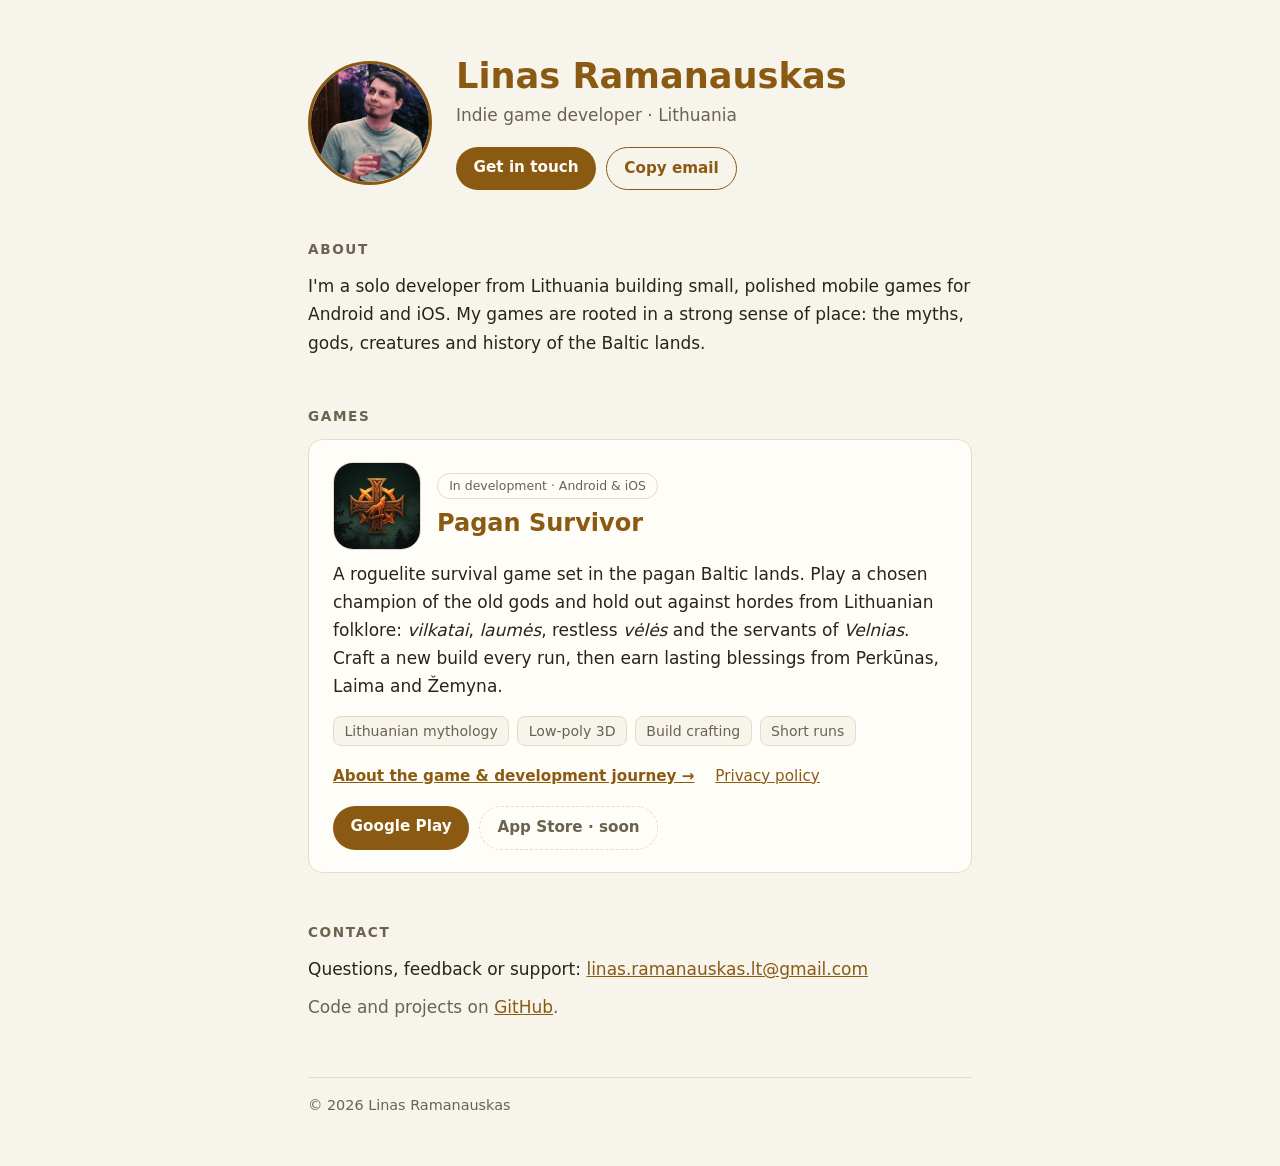
<file: index.html>
<!doctype html>
<html lang="en">
<head>
<meta charset="utf-8">
<meta name="viewport" content="width=device-width, initial-scale=1">
<title>Linas Ramanauskas – Indie Game Developer</title>
<meta name="description" content="Solo indie game developer from Lithuania making mobile games rooted in Baltic folklore and history. Home of Pagan Survivor.">
<meta property="og:title" content="Linas Ramanauskas – Indie Game Developer">
<meta property="og:description" content="Mobile games rooted in Baltic folklore and history.">
<meta property="og:image" content="https://linasra.github.io/pagan-survivor-icon.jpg">
<meta name="theme-color" content="#12170f">
<link rel="icon" type="image/png" href="favicon.png">
<link rel="apple-touch-icon" href="apple-touch-icon.png">
<link rel="stylesheet" href="style.css">
</head>
<body>
<main>
  <header class="hero">
    <img src="profile.jpg" alt="Linas Ramanauskas" width="124" height="124">
    <div>
      <h1>Linas Ramanauskas</h1>
      <p class="tag">Indie game developer · Lithuania</p>
      <div class="cta">
        <a class="btn" href="mailto:linas.ramanauskas.lt@gmail.com">Get in touch</a>
        <button class="btn ghost" id="copy" type="button">Copy email</button>
        <span class="copied" id="copied" role="status"></span>
      </div>
    </div>
  </header>

  <h2>About</h2>
  <p>I'm a solo developer from Lithuania building small, polished mobile games for Android and iOS. My games are rooted in a strong sense of place: the myths, gods, creatures and history of the Baltic lands.</p>

  <h2 id="games">Games</h2>
  <article class="card">
    <a class="card-link" href="pagan-survivor/">
      <div class="game-head">
        <img src="pagan-survivor-icon.jpg" alt="Pagan Survivor app icon" width="88" height="88">
        <div>
          <span class="badge">In development · Android &amp; iOS</span>
          <h3>Pagan Survivor</h3>
        </div>
      </div>
    </a>
    <p>A roguelite survival game set in the pagan Baltic lands. Play a chosen champion of the old gods and hold out against hordes from Lithuanian folklore: <em>vilkatai</em>, <em>laumės</em>, restless <em>vėlės</em> and the servants of <em>Velnias</em>. Craft a new build every run, then earn lasting blessings from Perkūnas, Laima and Žemyna.</p>
    <ul class="facts">
      <li>Lithuanian mythology</li>
      <li>Low-poly 3D</li>
      <li>Build crafting</li>
      <li>Short runs</li>
    </ul>
    <div class="links">
      <a href="pagan-survivor/"><strong>About the game &amp; development journey →</strong></a>
      <a href="pagan-survivor-policies/">Privacy policy</a>
    </div>
    <div class="cta">
      <a class="btn" href="https://play.google.com/store/apps/details?id=com.linasra.pagansurvivor">Google Play</a>
      <span class="btn off" aria-disabled="true">App Store · soon</span>
    </div>
  </article>

  <h2>Contact</h2>
  <p>Questions, feedback or support: <a href="mailto:linas.ramanauskas.lt@gmail.com">linas.ramanauskas.lt@gmail.com</a></p>
  <p class="muted">Code and projects on <a href="https://github.com/linasra">GitHub</a>.</p>

  <footer>© 2026 Linas Ramanauskas</footer>
</main>
<script>
  document.getElementById('copy').addEventListener('click', function () {
    var mail = 'linas.ramanauskas.lt@gmail.com', out = document.getElementById('copied');
    function done(ok) { out.textContent = ok ? 'Copied!' : mail; }
    if (navigator.clipboard) navigator.clipboard.writeText(mail).then(function () { done(true); }, function () { done(false); });
    else done(false);
  });
</script>
</body>
</html>
</file>
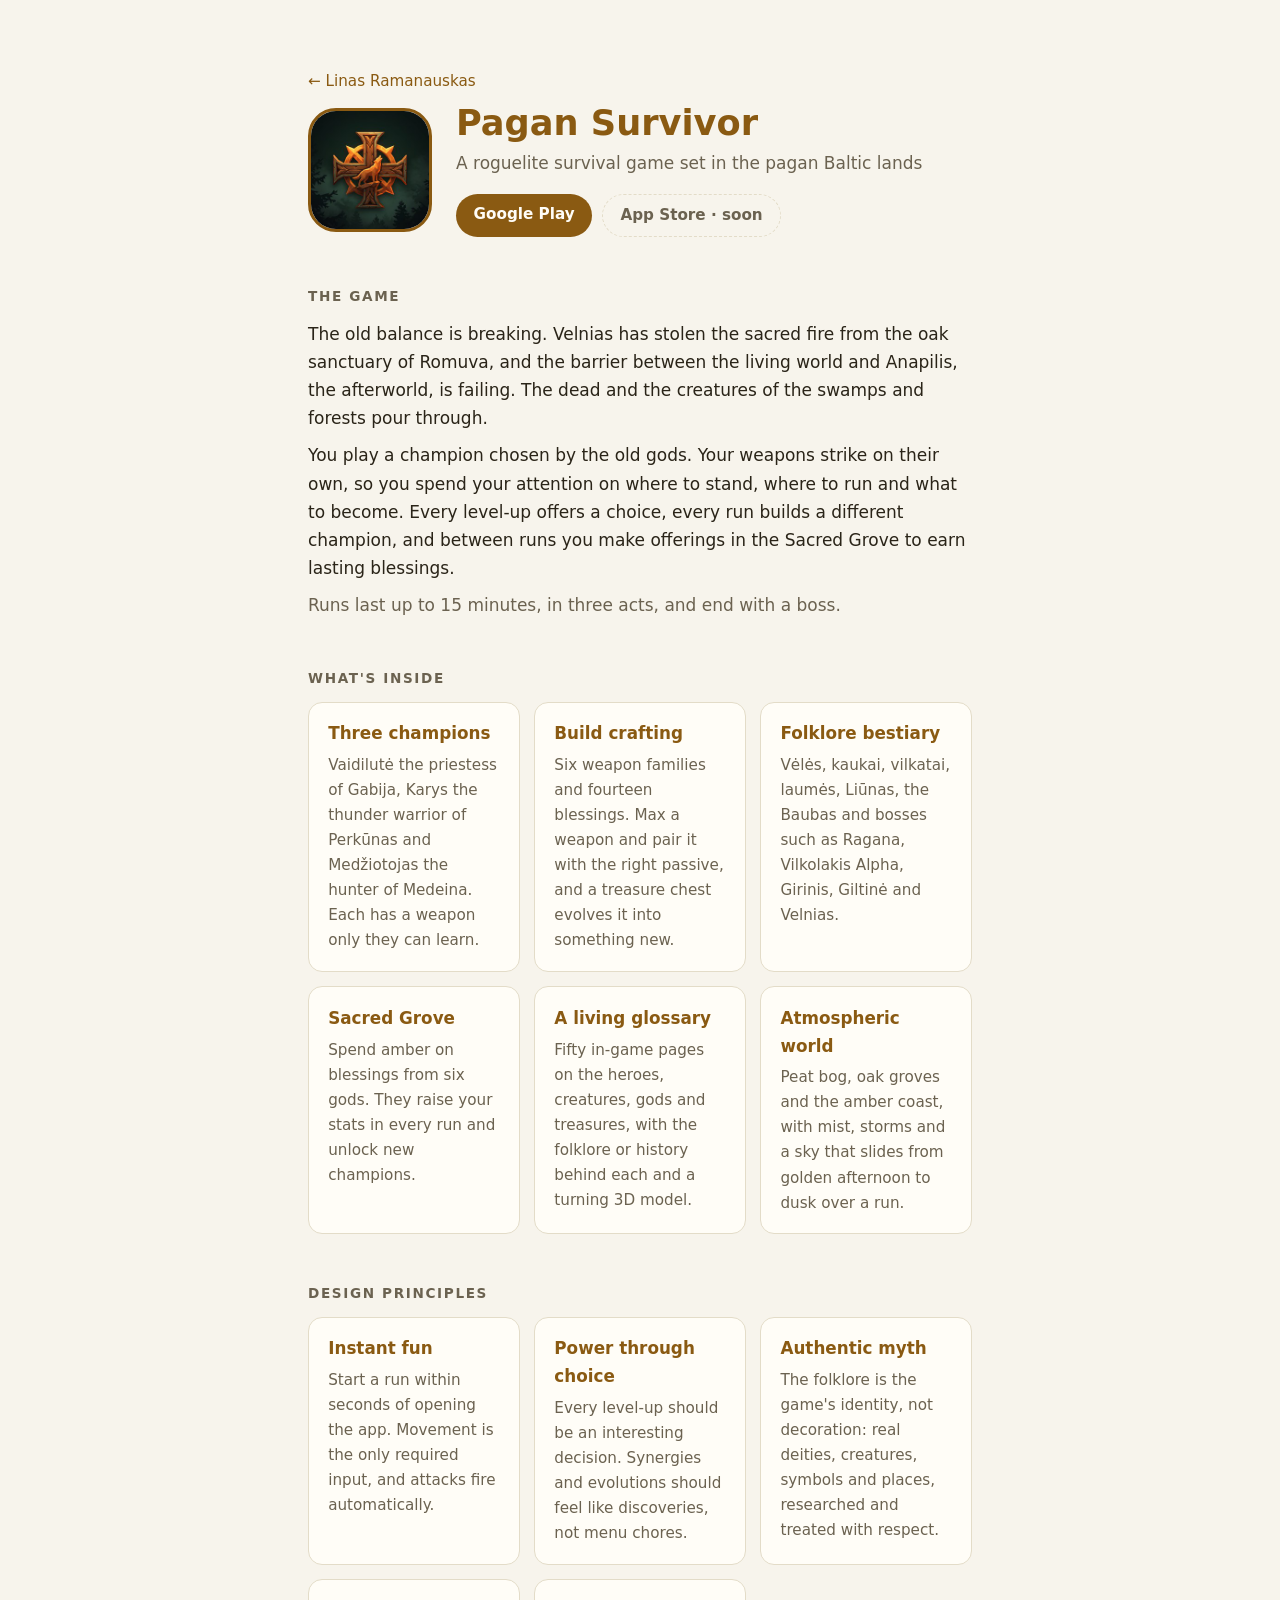
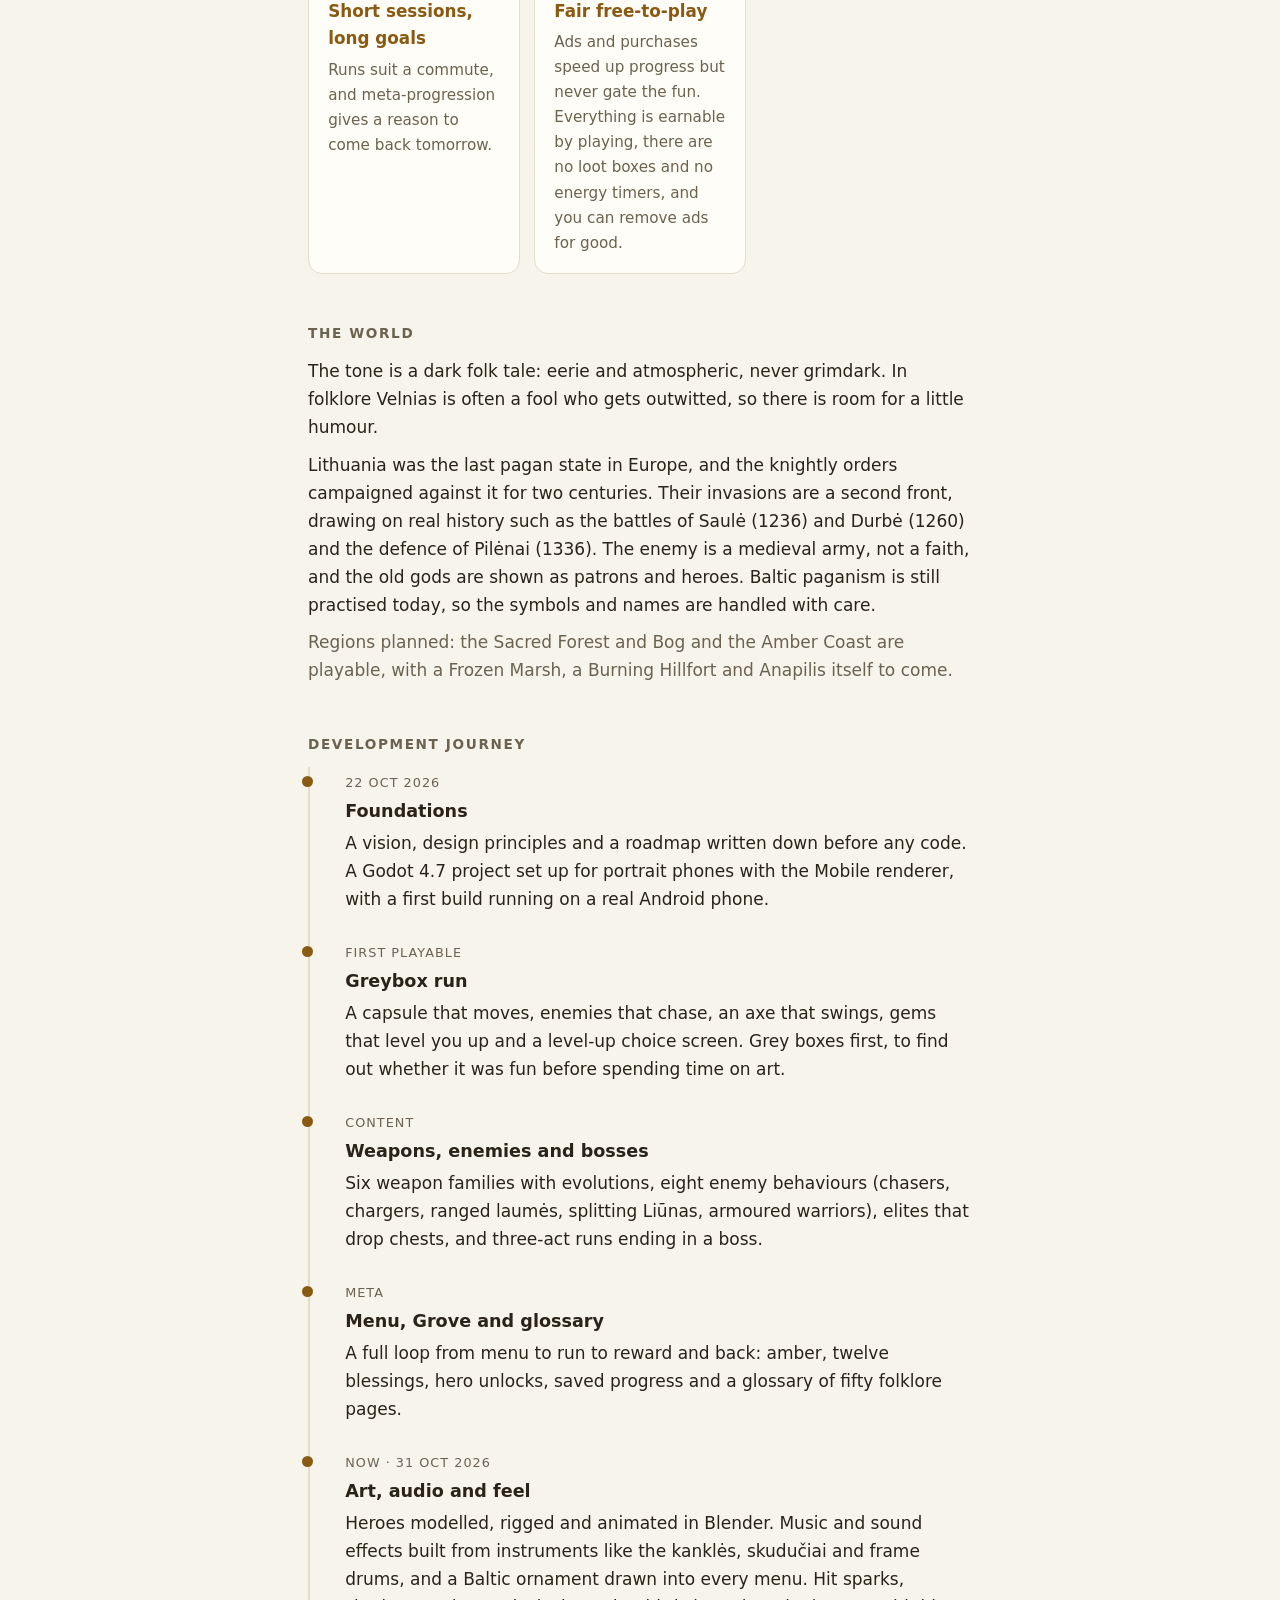
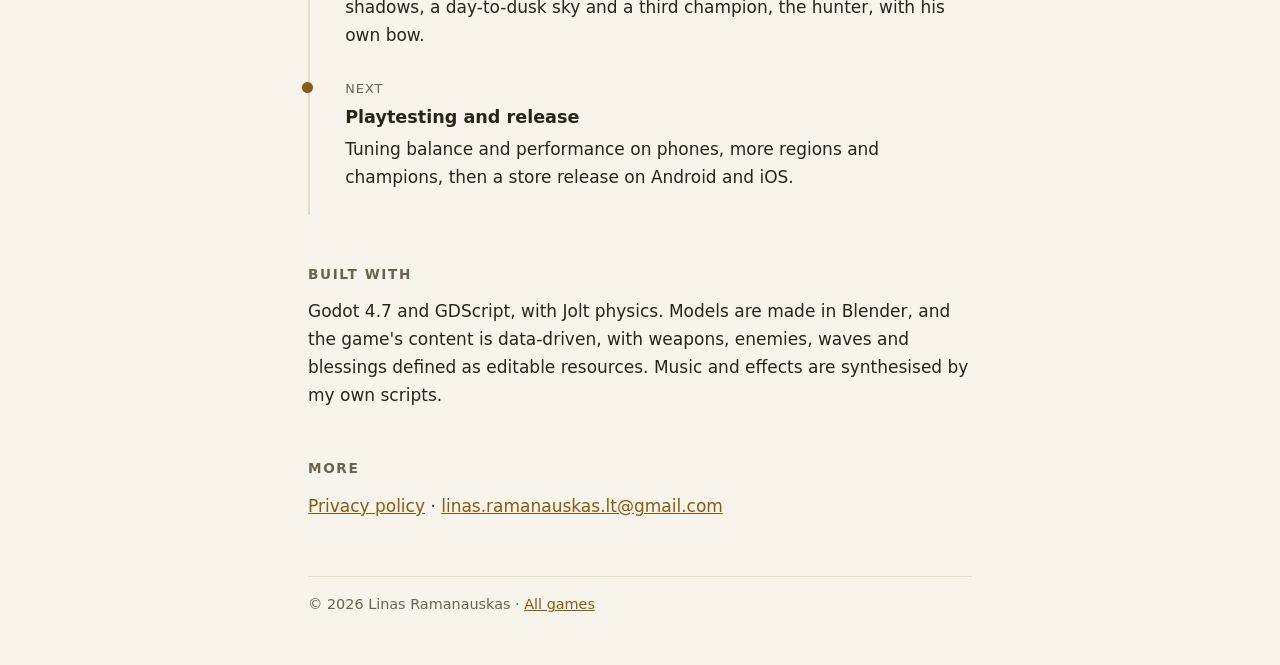
<file: pagan-survivor/index.html>
<!doctype html>
<html lang="en">
<head>
<meta charset="utf-8">
<meta name="viewport" content="width=device-width, initial-scale=1">
<title>Pagan Survivor – Linas Ramanauskas</title>
<meta name="description" content="Pagan Survivor is a roguelite survival game set in the pagan Baltic lands. Design principles, the world and the development journey.">
<meta property="og:title" content="Pagan Survivor">
<meta property="og:description" content="A roguelite survival game set in the pagan Baltic lands.">
<meta property="og:image" content="https://linasra.github.io/pagan-survivor-icon.jpg">
<meta name="theme-color" content="#12170f">
<link rel="icon" type="image/png" href="../favicon.png">
<link rel="apple-touch-icon" href="../apple-touch-icon.png">
<link rel="stylesheet" href="../style.css">
</head>
<body>
<main>
  <p><a class="back" href="../">← Linas Ramanauskas</a></p>

  <header class="hero">
    <img src="../pagan-survivor-icon.jpg" alt="Pagan Survivor app icon" width="124" height="124" style="border-radius: 28px;">
    <div>
      <h1>Pagan Survivor</h1>
      <p class="tag">A roguelite survival game set in the pagan Baltic lands</p>
      <div class="cta">
        <a class="btn" href="https://play.google.com/store/apps/details?id=com.linasra.pagansurvivor">Google Play</a>
        <span class="btn off" aria-disabled="true">App Store · soon</span>
      </div>
    </div>
  </header>

  <h2>The game</h2>
  <p>The old balance is breaking. Velnias has stolen the sacred fire from the oak sanctuary of Romuva, and the barrier between the living world and Anapilis, the afterworld, is failing. The dead and the creatures of the swamps and forests pour through.</p>
  <p>You play a champion chosen by the old gods. Your weapons strike on their own, so you spend your attention on where to stand, where to run and what to become. Every level-up offers a choice, every run builds a different champion, and between runs you make offerings in the Sacred Grove to earn lasting blessings.</p>
  <p class="muted">Runs last up to 15 minutes, in three acts, and end with a boss.</p>

  <h2>What's inside</h2>
  <div class="grid">
    <div class="card"><h3>Three champions</h3><p>Vaidilutė the priestess of Gabija, Karys the thunder warrior of Perkūnas and Medžiotojas the hunter of Medeina. Each has a weapon only they can learn.</p></div>
    <div class="card"><h3>Build crafting</h3><p>Six weapon families and fourteen blessings. Max a weapon and pair it with the right passive, and a treasure chest evolves it into something new.</p></div>
    <div class="card"><h3>Folklore bestiary</h3><p>Vėlės, kaukai, vilkatai, laumės, Liūnas, the Baubas and bosses such as Ragana, Vilkolakis Alpha, Girinis, Giltinė and Velnias.</p></div>
    <div class="card"><h3>Sacred Grove</h3><p>Spend amber on blessings from six gods. They raise your stats in every run and unlock new champions.</p></div>
    <div class="card"><h3>A living glossary</h3><p>Fifty in-game pages on the heroes, creatures, gods and treasures, with the folklore or history behind each and a turning 3D model.</p></div>
    <div class="card"><h3>Atmospheric world</h3><p>Peat bog, oak groves and the amber coast, with mist, storms and a sky that slides from golden afternoon to dusk over a run.</p></div>
  </div>

  <h2>Design principles</h2>
  <div class="grid">
    <div class="card"><h3>Instant fun</h3><p>Start a run within seconds of opening the app. Movement is the only required input, and attacks fire automatically.</p></div>
    <div class="card"><h3>Power through choice</h3><p>Every level-up should be an interesting decision. Synergies and evolutions should feel like discoveries, not menu chores.</p></div>
    <div class="card"><h3>Authentic myth</h3><p>The folklore is the game's identity, not decoration: real deities, creatures, symbols and places, researched and treated with respect.</p></div>
    <div class="card"><h3>Short sessions, long goals</h3><p>Runs suit a commute, and meta-progression gives a reason to come back tomorrow.</p></div>
    <div class="card"><h3>Fair free-to-play</h3><p>Ads and purchases speed up progress but never gate the fun. Everything is earnable by playing, there are no loot boxes and no energy timers, and you can remove ads for good.</p></div>
  </div>

  <h2>The world</h2>
  <p>The tone is a dark folk tale: eerie and atmospheric, never grimdark. In folklore Velnias is often a fool who gets outwitted, so there is room for a little humour.</p>
  <p>Lithuania was the last pagan state in Europe, and the knightly orders campaigned against it for two centuries. Their invasions are a second front, drawing on real history such as the battles of Saulė (1236) and Durbė (1260) and the defence of Pilėnai (1336). The enemy is a medieval army, not a faith, and the old gods are shown as patrons and heroes. Baltic paganism is still practised today, so the symbols and names are handled with care.</p>
  <p class="muted">Regions planned: the Sacred Forest and Bog and the Amber Coast are playable, with a Frozen Marsh, a Burning Hillfort and Anapilis itself to come.</p>

  <h2>Development journey</h2>
  <ul class="timeline">
    <li><span class="when">22 Oct 2026</span><h3>Foundations</h3><p>A vision, design principles and a roadmap written down before any code. A Godot 4.7 project set up for portrait phones with the Mobile renderer, with a first build running on a real Android phone.</p></li>
    <li><span class="when">First playable</span><h3>Greybox run</h3><p>A capsule that moves, enemies that chase, an axe that swings, gems that level you up and a level-up choice screen. Grey boxes first, to find out whether it was fun before spending time on art.</p></li>
    <li><span class="when">Content</span><h3>Weapons, enemies and bosses</h3><p>Six weapon families with evolutions, eight enemy behaviours (chasers, chargers, ranged laumės, splitting Liūnas, armoured warriors), elites that drop chests, and three-act runs ending in a boss.</p></li>
    <li><span class="when">Meta</span><h3>Menu, Grove and glossary</h3><p>A full loop from menu to run to reward and back: amber, twelve blessings, hero unlocks, saved progress and a glossary of fifty folklore pages.</p></li>
    <li><span class="when">Now · 31 Oct 2026</span><h3>Art, audio and feel</h3><p>Heroes modelled, rigged and animated in Blender. Music and sound effects built from instruments like the kanklės, skudučiai and frame drums, and a Baltic ornament drawn into every menu. Hit sparks, shadows, a day-to-dusk sky and a third champion, the hunter, with his own bow.</p></li>
    <li><span class="when">Next</span><h3>Playtesting and release</h3><p>Tuning balance and performance on phones, more regions and champions, then a store release on Android and iOS.</p></li>
  </ul>

  <h2>Built with</h2>
  <p>Godot 4.7 and GDScript, with Jolt physics. Models are made in Blender, and the game's content is data-driven, with weapons, enemies, waves and blessings defined as editable resources. Music and effects are synthesised by my own scripts.</p>

  <h2>More</h2>
  <p><a href="../pagan-survivor-policies/">Privacy policy</a> · <a href="mailto:linas.ramanauskas.lt@gmail.com">linas.ramanauskas.lt@gmail.com</a></p>

  <footer>© 2026 Linas Ramanauskas · <a href="../">All games</a></footer>
</main>
</body>
</html>
</file>
<file: style.css>
:root { --bg: #f7f4ec; --text: #2a2418; --muted: #6b6250; --accent: #8a5a12; --card: #fffdf7; --line: #e3dcc8; --btn-text: #fffdf7; }
  @media (prefers-color-scheme: dark) {
    :root { --bg: #12170f; --text: #efe9d8; --muted: #a9a58f; --accent: #e0a93b; --card: #1a2116; --line: #2d3727; --btn-text: #12170f; }
  }
  * { box-sizing: border-box; }
  body { margin: 0; background: var(--bg); color: var(--text); font: 17px/1.65 system-ui, -apple-system, "Segoe UI", Roboto, sans-serif; }
  main { max-width: 44rem; margin: 0 auto; padding: 3.5rem 1.25rem 3rem; }
  a { color: var(--accent); }
  .hero { display: flex; align-items: center; gap: 1.5rem; }
  .hero img { width: 124px; height: 124px; border-radius: 50%; object-fit: cover; border: 3px solid var(--accent); flex: none; }
  h1 { font-size: 2.2rem; line-height: 1.15; margin: 0 0 .3rem; color: var(--accent); }
  .tag { color: var(--muted); margin: 0; }
  .btn { display: inline-block; background: var(--accent); color: var(--btn-text); text-decoration: none; font-weight: 600; font-size: .95rem; padding: .5rem 1.1rem; border-radius: 999px; }
  .btn.ghost { background: none; color: var(--accent); border: 1px solid var(--accent); }
  .cta { display: flex; flex-wrap: wrap; gap: .6rem; margin-top: 1.1rem; }
  h2 { font-size: .85rem; letter-spacing: .12em; text-transform: uppercase; margin: 3rem 0 .75rem; color: var(--muted); }
  p { margin: .6rem 0; }
  .card { background: var(--card); border: 1px solid var(--line); border-radius: 14px; padding: 1.4rem 1.5rem; }
  .game-head { display: flex; align-items: center; gap: 1rem; }
  .game-head img { width: 88px; height: 88px; border-radius: 20px; flex: none; border: 1px solid var(--line); }
  .btn.off { background: none; color: var(--muted); border: 1px dashed var(--line); }
  .card h3 { margin: .3rem 0 0; font-size: 1.5rem; color: var(--accent); }
  .badge { display: inline-block; font-size: .78rem; padding: .1rem .7rem; border: 1px solid var(--line); border-radius: 999px; color: var(--muted); }
  .facts { list-style: none; padding: 0; margin: 1rem 0 0; display: flex; flex-wrap: wrap; gap: .5rem; }
  .facts li { font-size: .88rem; color: var(--muted); background: var(--bg); border: 1px solid var(--line); border-radius: 8px; padding: .15rem .65rem; }
  .links { display: flex; flex-wrap: wrap; gap: .4rem 1.3rem; margin-top: 1.1rem; font-size: .95rem; }
  .muted { color: var(--muted); }
  footer { margin-top: 3.5rem; color: var(--muted); font-size: .9rem; border-top: 1px solid var(--line); padding-top: 1rem; }
  @media (max-width: 30rem) {
    .hero { flex-direction: column; text-align: center; }
    .cta { justify-content: center; }
    h1 { font-size: 1.9rem; }
  }
  .section-link { display: inline-block; margin-top: .9rem; font-weight: 600; }
  .card-link { color: inherit; text-decoration: none; }
  .card-link:hover h3 { text-decoration: underline; }
  .back { font-size: .95rem; text-decoration: none; }
  .copied { color: var(--muted); font-size: .9rem; align-self: center; }
  .grid { display: grid; grid-template-columns: repeat(auto-fit, minmax(13rem, 1fr)); gap: .9rem; }
  .grid .card { padding: 1.1rem 1.2rem; }
  .grid h3 { font-size: 1.05rem; margin: 0 0 .3rem; }
  .grid p { margin: 0; font-size: .95rem; color: var(--muted); }
  .timeline { list-style: none; padding: 0 0 0 1.2rem; margin: 0; border-left: 2px solid var(--line); }
  .timeline li { position: relative; padding: 0 0 1.5rem 1rem; }
  .timeline li::before { content: ""; position: absolute; left: -1.7rem; top: .55rem; width: 11px; height: 11px; border-radius: 50%; background: var(--accent); }
  .timeline .when { font-size: .8rem; letter-spacing: .08em; text-transform: uppercase; color: var(--muted); }
  .timeline h3 { margin: .1rem 0 .2rem; font-size: 1.1rem; }
  .timeline p { margin: 0; }
  h1.page { font-size: 2.4rem; }
  button.btn { font-family: inherit; font-size: .95rem; font-weight: 600; cursor: pointer; line-height: inherit; }
</file>
